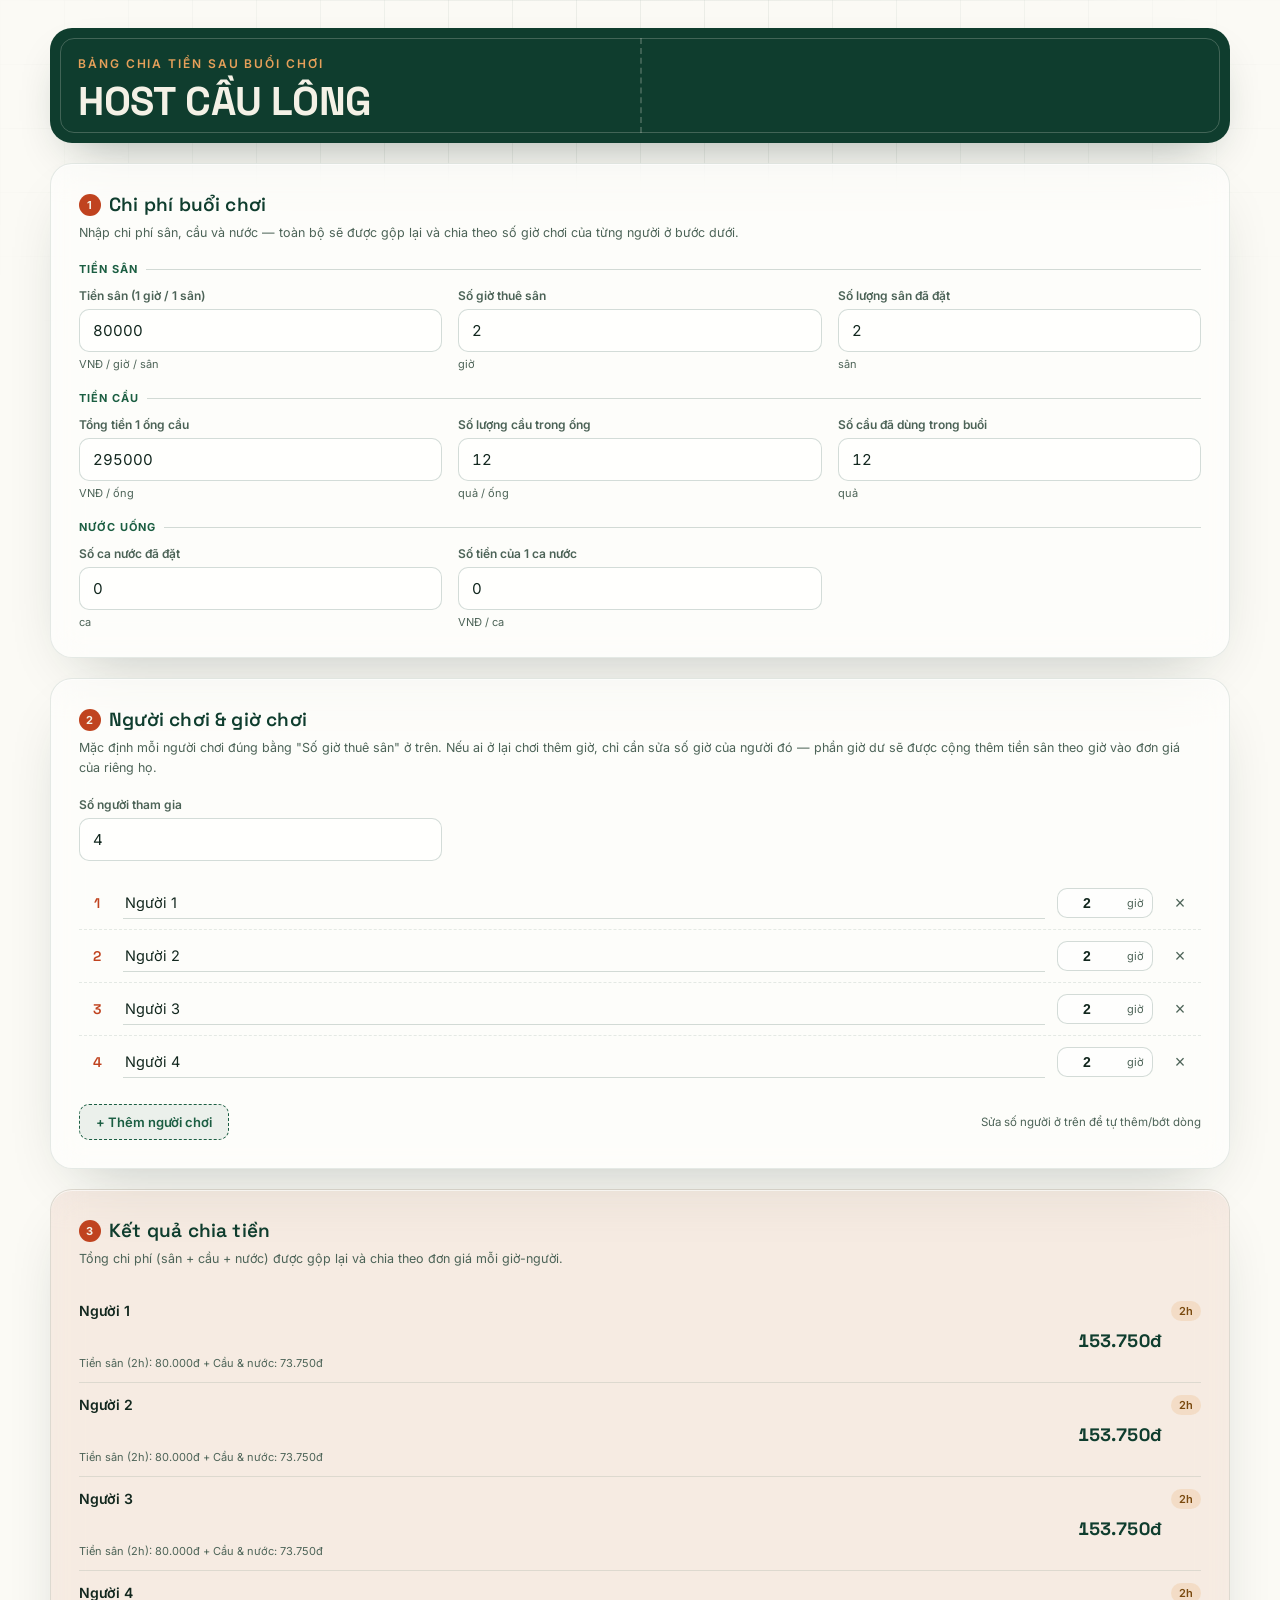
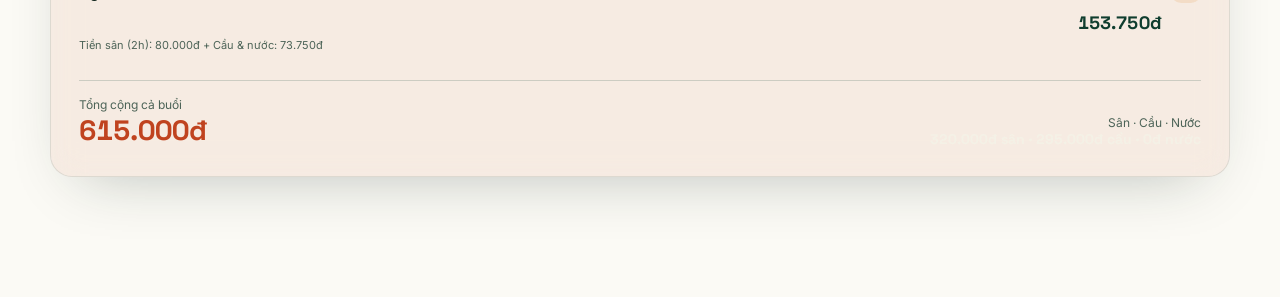
<file: src/badminton-split.html>
<!DOCTYPE html>
<html lang="vi">

<head>
  <meta charset="UTF-8">
  <title>Host Cầu Lông</title>
  <!-- <link rel="shortcut icon" href="./images/coffee-cup.png" type="image/x-icon"> -->
  <link rel="stylesheet" href="style.css">
</head>

<body>
  <div class="wrap">

    <div class="scoreboard">
      <p class="eyebrow">Bảng chia tiền sau buổi chơi</p>
      <h1>HOST CẦU LÔNG</h1>
      <!-- <p class="sub">Nhập chi phí sân & cầu, thêm người chơi và số giờ mỗi người ở lại sân — hệ thống tự tính phần ai
        người nấy trả, kể cả khi có người chơi 2 tiếng, có người chơi 3 tiếng.</p> -->
    </div>

    <div class="card">
      <h2><span class="num">1</span>Chi phí buổi chơi</h2>
      <p class="hint">Nhập chi phí sân, cầu và nước — toàn bộ sẽ được gộp lại và chia theo số giờ chơi của từng người ở
        bước dưới.</p>

      <div class="group-title">Tiền sân</div>
      <div class="grid">
        <div class="field">
          <label for="courtFee">Tiền sân (1 giờ / 1 sân)</label>
          <input type="number" id="courtFee" min="0" value="80000" inputmode="numeric">
          <div class="unit">VNĐ / giờ / sân</div>
        </div>
        <div class="field">
          <label for="courtHours">Số giờ thuê sân</label>
          <input type="number" id="courtHours" min="0" step="0.5" value="2" inputmode="decimal">
          <div class="unit">giờ</div>
        </div>
        <div class="field">
          <label for="numCourts">Số lượng sân đã đặt</label>
          <input type="number" id="numCourts" min="1" value="2" inputmode="numeric">
          <div class="unit">sân</div>
        </div>
      </div>

      <div class="group-title">Tiền cầu</div>
      <div class="grid">
        <div class="field">
          <label for="tubePrice">Tổng tiền 1 ống cầu</label>
          <input type="number" id="tubePrice" min="0" value="295000" inputmode="numeric">
          <div class="unit">VNĐ / ống</div>
        </div>
        <div class="field">
          <label for="shuttlesPerTube">Số lượng cầu trong ống</label>
          <input type="number" id="shuttlesPerTube" min="1" value="12" inputmode="numeric">
          <div class="unit">quả / ống</div>
        </div>
        <div class="field">
          <label for="shuttlesUsed">Số cầu đã dùng trong buổi</label>
          <input type="number" id="shuttlesUsed" min="0" value="12" inputmode="numeric">
          <div class="unit">quả</div>
        </div>
      </div>

      <div class="group-title">Nước uống</div>
      <div class="grid">
        <div class="field">
          <label for="waterCups">Số ca nước đã đặt</label>
          <input type="number" id="waterCups" min="0" value="0" inputmode="numeric">
          <div class="unit">ca</div>
        </div>
        <div class="field">
          <label for="waterPrice">Số tiền của 1 ca nước</label>
          <input type="number" id="waterPrice" min="0" value="0" inputmode="numeric">
          <div class="unit">VNĐ / ca</div>
        </div>
      </div>
    </div>

    <div class="card">
      <h2><span class="num">2</span>Người chơi & giờ chơi</h2>
      <p class="hint">Mặc định mỗi người chơi đúng bằng "Số giờ thuê sân" ở trên. Nếu ai ở lại chơi thêm giờ, chỉ cần
        sửa số giờ của người đó — phần giờ dư sẽ được cộng thêm tiền sân theo giờ vào đơn giá của riêng họ.</p>
      <div class="grid">
        <div class="field">
          <label for="numPlayers">Số người tham gia</label>
          <input type="number" id="numPlayers" min="1" value="4" inputmode="numeric">
        </div>
      </div>

      <div class="players" id="playersList" style="margin-top:16px;"></div>

      <div class="row-actions">
        <button class="add-btn" id="addPlayerBtn" type="button">+ Thêm người chơi</button>
        <span class="sync-note">Sửa số người ở trên để tự thêm/bớt dòng</span>
      </div>
    </div>

    <div class="card results-card">
      <h2><span class="num">3</span>Kết quả chia tiền</h2>
      <p class="hint">Tổng chi phí (sân + cầu + nước) được gộp lại và chia theo đơn giá mỗi giờ-người.</p>
      <div id="resultsList"></div>
      <div class="totals-strip">
        <div>
          <div class="lbl">Tổng cộng cả buổi</div>
          <div class="val" id="grandTotal">0đ</div>
        </div>
        <div style="text-align:right">
          <div class="lbl">Sân · Cầu · Nước</div>
          <div class="val" id="grandTotalSplit" style="font-size:14px;color:var(--court-line);">—</div>
        </div>
      </div>
      <!-- <div class="footnote">
        <b>Cách tính:</b> Đơn giá cơ bản = (Tổng tiền sân + Tổng tiền cầu + Tổng tiền nước) ÷ Số người tham gia — ai
        chơi đúng số giờ thuê sân thì trả đúng phần này. Với những giờ chơi thêm (ví dụ 3 giờ thay vì 2 giờ), tiền thuê
        sân phát sinh của giờ thêm đó (Tiền sân 1 giờ/1 sân × số sân) được <b>chia đều cho những người cùng ở lại chơi
          thêm giờ đó</b>, rồi cộng vào phần của riêng họ — không phải mỗi người tự gánh nguyên giá giờ thêm.
      </div> -->
    </div>

  </div>

  <script src="script.js"></script>
</body>

</html>
</file>
<file: src/style.css>
/* =========================================================================
   DESIGN TOKENS — using the requested palette
   Color   court-dark #0F3D2E · court-mid #1B5E42 · court-line #F4F1E6
           cork #C0431F · cork-soft #E6A05A · ink #12271E · ink-soft #4C6357
           paper #FBFAF5 · divider rgba(15,61,46,.18)
   Type    Display: 'Space Grotesk' (headings, totals, tabular figures)
           Body:    'Inter' (labels, inputs, copy)
   Layout  2-col on desktop: main input column + sticky results sidebar.
           Single column on mobile with a floating total bar.
   Signature: a solid court-dark scoreboard header, with frosted paper-glass
           panels floating on a cream backdrop — flat colors, no gradients.
   ========================================================================= */

@import url('https://fonts.googleapis.com/css2?family=Space+Grotesk:wght@500;600;700&family=Inter:wght@400;500;600;700&display=swap');

:root{
  --court-dark:#0F3D2E;
  --court-mid:#1B5E42;
  --court-line:#F4F1E6;
  --cork:#C0431F;
  --cork-soft:#E6A05A;
  --ink:#12271E;
  --ink-soft:#4C6357;
  --paper:#FBFAF5;
  --divider: rgba(15, 61, 46, 0.18);

  /* derived, used for glass fills/tints (same hues, just translucent) */
  --glass-fill: rgba(255,255,255,0.55);
  --glass-fill-strong: rgba(255,255,255,0.72);
  --glass-border: rgba(15,61,46,0.16);
  --glass-border-soft: rgba(15,61,46,0.10);
  --cork-tint: rgba(192,67,31,0.08);
  --court-tint: rgba(27,94,66,0.08);
  --gold-tint: rgba(230,160,90,0.20);

  /* --- spacing scale (for future sections) --- */
  --sp-1:4px; --sp-2:8px; --sp-3:12px; --sp-4:16px;
  --sp-5:20px; --sp-6:28px; --sp-7:40px;

  /* --- radii / blur, reused by every glass surface --- */
  --radius-lg:22px;
  --radius-md:16px;
  --radius-sm:10px;
  --blur:16px;

  --display-font:'Space Grotesk', sans-serif;
  --body-font:'Inter', sans-serif;
}

*{ box-sizing:border-box; }

html{ scroll-behavior:smooth; }

body{
  margin:0;
  min-height:100vh;
  background:var(--paper);
  color:var(--ink);
  font-family:var(--body-font);
  padding:var(--sp-6) var(--sp-4) 120px;
  position:relative;
  overflow-x:hidden;
}

/* ---------- Signature backdrop: flat paper + faint court-line grid ---------- */
body::after{
  content:"";
  position:fixed;
  inset:0;
  z-index:0;
  pointer-events:none;
  opacity:0.6;
  background-image:
    linear-gradient(var(--divider) 1px, transparent 1px),
    linear-gradient(90deg, var(--divider) 1px, transparent 1px);
  background-size:64px 64px;
  mask-image:radial-gradient(ellipse 80% 60% at 50% 15%, black 25%, transparent 70%);
  opacity:0.35;
}

.wrap, .app-shell{ position:relative; z-index:1; }

.wrap{
  max-width:1180px;
  margin:0 auto;
}

/* ---------- Reusable glass surface (use for any future panel) ---------- */
.glass-panel{
  background:var(--glass-fill);
  border:1px solid var(--glass-border);
  border-radius:var(--radius-lg);
  backdrop-filter:blur(var(--blur)) saturate(140%);
  -webkit-backdrop-filter:blur(var(--blur)) saturate(140%);
  box-shadow:
    0 1px 0 rgba(255,255,255,0.6) inset,
    0 20px 50px -24px rgba(15,39,30,0.25);
}

/* ---------- Header / scoreboard ---------- */
.scoreboard{
  background:var(--court-dark);
  color:var(--court-line);
  border-radius:var(--radius-lg);
  padding:var(--sp-6) var(--sp-6) var(--sp-5);
  position:relative;
  overflow:hidden;
  box-shadow:0 20px 50px -24px rgba(15,39,30,0.45);
}
.scoreboard::before{
  content:"";
  position:absolute;
  inset:10px;
  border:1px solid rgba(244,241,230,0.22);
  border-radius:14px;
  pointer-events:none;
}
.scoreboard::after{
  content:"";
  position:absolute;
  left:50%; top:10px; bottom:10px;
  width:0;
  border-left:2px dashed rgba(244,241,230,0.20);
}
.eyebrow{
  font-size:12px;
  letter-spacing:.16em;
  text-transform:uppercase;
  color:var(--cork-soft);
  font-weight:600;
  margin:0 0 10px;
  font-family:var(--body-font);
}
h1{
  font-family:var(--display-font);
  font-weight:700;
  font-size:clamp(28px, 4vw, 40px);
  letter-spacing:-0.01em;
  margin:0;
  line-height:1.05;
}
.sub{
  margin:10px 0 0;
  font-size:13.5px;
  color:rgba(244,241,230,0.75);
  max-width:520px;
  line-height:1.5;
}

/* ---------- Two-column layout: inputs + sticky results ---------- */
.layout{
  display:grid;
  grid-template-columns:1.55fr 1fr;
  gap:var(--sp-5);
  align-items:start;
  margin-top:var(--sp-5);
}
.main-col, .summary-col{ min-width:0; }
.summary-col{ position:sticky; top:var(--sp-5); }

@media(max-width:880px){
  .layout{ grid-template-columns:1fr; }
  .summary-col{ position:static; }
}

/* ---------- Cards ---------- */
.card{
  background:var(--glass-fill);
  border:1px solid var(--glass-border-soft);
  border-radius:var(--radius-lg);
  backdrop-filter:blur(var(--blur)) saturate(140%);
  -webkit-backdrop-filter:blur(var(--blur)) saturate(140%);
  box-shadow:0 1px 0 rgba(255,255,255,0.6) inset, 0 24px 60px -30px rgba(15,39,30,0.30);
  padding:var(--sp-6);
  margin-top:var(--sp-5);
}
.main-col .card:first-child{ margin-top:0; }

.card h2{
  font-family:var(--display-font);
  font-weight:600;
  font-size:19px;
  letter-spacing:0.01em;
  margin:0 0 6px;
  color:var(--court-dark);
  display:flex;
  align-items:center;
  gap:var(--sp-2);
}
.card h2 .num{
  font-family:var(--body-font);
  font-size:11px;
  font-weight:700;
  background:var(--cork);
  color:var(--court-line);
  border-radius:999px;
  width:22px;height:22px;
  display:inline-flex;align-items:center;justify-content:center;
}

.card p.hint{
  margin:0 0 var(--sp-5);
  font-size:12.5px;
  color:var(--ink-soft);
  line-height:1.55;
}

/* ---------- Tabs (used to switch between input sections) ---------- */
.tab-card{ padding-top:var(--sp-5); }
.tabs{
  display:flex;
  gap:4px;
  padding:4px;
  width:fit-content;
  max-width:100%;
  background:rgba(255,255,255,0.4);
  border:1px solid var(--glass-border-soft);
  border-radius:999px;
  margin-bottom:var(--sp-5);
  overflow-x:auto;
  -webkit-overflow-scrolling:touch;
  scrollbar-width:none;
}
.tabs::-webkit-scrollbar{ display:none; }
.tab-btn{
  display:flex;
  align-items:center;
  gap:8px;
  border:none;
  background:transparent;
  padding:9px 18px;
  border-radius:999px;
  font-family:var(--body-font);
  font-weight:600;
  font-size:13.5px;
  color:var(--ink-soft);
  cursor:pointer;
  white-space:nowrap;
  flex:0 0 auto;
  transition:background .15s, color .15s;
}
.tab-btn .num{
  font-family:var(--body-font);
  font-size:11px;
  font-weight:700;
  background:rgba(15,61,46,0.12);
  color:var(--court-mid);
  border-radius:999px;
  width:20px;height:20px;
  flex:0 0 20px;
  display:inline-flex;align-items:center;justify-content:center;
  transition:background .15s, color .15s;
}
.tab-btn.active{
  background:var(--court-dark);
  color:var(--court-line);
}
.tab-btn.active .num{
  background:var(--cork);
  color:var(--court-line);
}
.tab-btn:not(.active):hover{ color:var(--court-dark); }

@media(max-width:640px){
  .tabs{
    width:calc(100% + var(--sp-4) * 2);
    margin-left:calc(var(--sp-4) * -1);
    margin-right:calc(var(--sp-4) * -1);
    padding-left:var(--sp-4);
    padding-right:var(--sp-4);
    border-radius:0;
    background:transparent;
    border:none;
    border-bottom:1px solid var(--glass-border-soft);
  }
  .tab-btn{ font-size:12.5px; padding:8px 14px; }
}

@media(max-width:520px){
  .card{ padding:var(--sp-4); }
  .tab-card{ padding-top:var(--sp-4); }
}

.group-title{
  font-size:11px;
  font-weight:700;
  letter-spacing:.09em;
  text-transform:uppercase;
  color:var(--court-mid);
  margin:var(--sp-5) 0 var(--sp-3);
  display:flex;
  align-items:center;
  gap:var(--sp-2);
}
.group-title:first-of-type{ margin-top:0; }
.group-title::after{
  content:"";
  flex:1;
  height:1px;
  background:var(--divider);
}

/* A "chip" wraps each expense group so adding new categories later is just
   copying one of these blocks. */
.field-chip{
  background:rgba(255,255,255,0.35);
  border:1px solid var(--glass-border-soft);
  border-radius:var(--radius-md);
  padding:var(--sp-4);
  margin-bottom:var(--sp-2);
}

.grid{
  display:grid;
  grid-template-columns:repeat(3, 1fr);
  gap:var(--sp-4);
}
@media(max-width:640px){ .grid{ grid-template-columns:1fr 1fr; } }
@media(max-width:420px){ .grid{ grid-template-columns:1fr; } }

label{
  display:block;
  font-size:12px;
  font-weight:600;
  color:var(--ink-soft);
  margin-bottom:6px;
}
.field input{
  width:100%;
  border:1px solid var(--divider);
  background:rgba(255,255,255,0.65);
  border-radius:var(--radius-sm);
  padding:11px 13px;
  font-size:15px;
  font-family:var(--body-font);
  font-variant-numeric:tabular-nums;
  color:var(--ink);
  outline:none;
  transition:border-color .15s, background .15s, box-shadow .15s;
}
.field input::placeholder{ color:var(--ink-soft); opacity:0.55; }
.field input:focus{
  border-color:var(--court-mid);
  background:#fff;
  box-shadow:0 0 0 3px var(--court-tint);
}
.field .unit{ font-size:11px; color:var(--ink-soft); margin-top:5px; }

.field select{
  width:100%;
  border:1px solid var(--divider);
  background:rgba(255,255,255,0.65);
  border-radius:var(--radius-sm);
  padding:11px 13px;
  font-size:15px;
  font-family:var(--body-font);
  color:var(--ink);
  outline:none;
  cursor:pointer;
  transition:border-color .15s, background .15s, box-shadow .15s;
}
.field select:focus{
  border-color:var(--court-mid);
  background:#fff;
  box-shadow:0 0 0 3px var(--court-tint);
}

/* ---------- Skill ranking & pairing ---------- */
.rating-header{
  display:grid;
  grid-template-columns:1fr 64px 64px 32px;
  gap:var(--sp-3);
  padding:0 4px 6px;
  margin-top:var(--sp-4);
  font-size:11px;
  font-weight:700;
  letter-spacing:.04em;
  text-transform:uppercase;
  color:var(--ink-soft);
}
.ratingPlayers{ margin-top:2px; }
.rating-row{
  display:grid;
  grid-template-columns:1fr 64px 64px 32px;
  gap:var(--sp-3);
  align-items:center;
  padding:8px 4px;
  border-bottom:1px dashed var(--glass-border-soft);
}
.rating-row:last-child{ border-bottom:none; }
.rating-row input[type=text]{
  border:none;
  border-bottom:1.5px solid var(--divider);
  background:transparent;
  padding:6px 2px;
  font-size:14.5px;
  font-family:var(--body-font);
  color:var(--ink);
  outline:none;
}
.rating-row input[type=text]:focus{ border-color:var(--court-mid); }
.rating-row input[type=number]{
  width:100%;
  border:1px solid var(--divider);
  background:rgba(255,255,255,0.5);
  border-radius:var(--radius-sm);
  padding:6px 4px;
  font-size:14px;
  font-weight:600;
  text-align:center;
  color:var(--ink);
  outline:none;
  font-variant-numeric:tabular-nums;
}
.rating-row input[type=number]:focus{ border-color:var(--court-mid); }
.rating-row .remove-btn{ justify-self:center; }

.rating-empty{
  font-size:12.5px;
  color:var(--ink-soft);
  padding:var(--sp-2) 2px;
}
.rating-table{
  width:100%;
  border-collapse:collapse;
  font-size:13px;
}
.rating-table th{
  text-align:left;
  font-size:10.5px;
  font-weight:700;
  letter-spacing:.04em;
  text-transform:uppercase;
  color:var(--ink-soft);
  padding:0 6px 8px;
}
.rating-table td{
  padding:9px 6px;
  border-top:1px solid var(--glass-border-soft);
  color:var(--ink);
}
.rating-table td:nth-child(3), .rating-table th:nth-child(3),
.rating-table td:nth-child(4), .rating-table th:nth-child(4),
.rating-table td:nth-child(5), .rating-table th:nth-child(5){
  text-align:center;
}
.tier-badge{
  display:inline-block;
  padding:3px 10px;
  border-radius:999px;
  font-size:11.5px;
  font-weight:700;
  white-space:nowrap;
}

.match-card{
  background:rgba(255,255,255,0.45);
  border:1px solid var(--glass-border-soft);
  border-radius:var(--radius-md);
  padding:var(--sp-3) var(--sp-4);
  margin-bottom:var(--sp-2);
}
.match-card:last-child{ margin-bottom:0; }
.match-card .match-label{
  font-size:11px;
  font-weight:700;
  letter-spacing:.05em;
  text-transform:uppercase;
  color:var(--court-mid);
  margin-bottom:4px;
}
.match-card .match-sides{
  display:flex;
  align-items:center;
  gap:var(--sp-3);
  font-size:14px;
  font-weight:600;
  color:var(--ink);
}
.match-card .match-vs{
  color:var(--cork);
  font-family:var(--display-font);
  font-weight:700;
  font-size:12px;
}
.match-card .match-side{ flex:1; }
.match-card .match-rating{
  font-size:11px;
  font-weight:500;
  color:var(--ink-soft);
  display:block;
  margin-top:2px;
}
.bye-note{
  font-size:12px;
  color:var(--ink-soft);
  margin-top:var(--sp-2);
}

@media(max-width:520px){
  .rating-header, .rating-row{ grid-template-columns:1fr 52px 52px 28px; gap:var(--sp-2); }
}

/* ---------- QR transfer frame ---------- */
.qr-frame{
  margin-top:var(--sp-2);
  display:flex;
  justify-content:center;
  padding:var(--sp-6);
  background:#fff;
  border:1px solid var(--divider);
  border-radius:var(--radius-lg);
}
.qr-frame img{
  width:240px;
  height:240px;
  max-width:70vw;
  object-fit:contain;
  border-radius:var(--radius-sm);
  background:#fff;
}

/* ---------- Players table ---------- */
.players{ margin-top:var(--sp-1); }
.player-row{
  display:grid;
  grid-template-columns:28px 1fr 96px 32px;
  gap:var(--sp-3);
  align-items:center;
  padding:10px 4px;
  border-bottom:1px dashed var(--glass-border-soft);
}
.player-row:last-child{ border-bottom:none; }
.shuttle-idx{
  font-family:var(--display-font);
  color:var(--cork);
  font-size:14px;
  font-weight:600;
  text-align:center;
}
.player-row input[type=text]{
  border:none;
  border-bottom:1.5px solid var(--divider);
  background:transparent;
  padding:7px 2px;
  font-size:14.5px;
  font-family:var(--body-font);
  color:var(--ink);
  outline:none;
  transition:border-color .15s;
}
.player-row input[type=text]:focus{ border-color:var(--court-mid); }
.player-row .hours-wrap{
  display:flex;align-items:center;gap:4px;
  border:1px solid var(--divider);
  background:rgba(255,255,255,0.5);
  border-radius:var(--radius-sm);
  padding:5px 8px;
}
.player-row .hours-wrap input{
  width:100%;
  border:none;background:transparent;
  text-align:center;font-size:14px;font-weight:600;outline:none;
  color:var(--ink);
  font-variant-numeric:tabular-nums;
}
.player-row .hours-wrap span{ font-size:11px; color:var(--ink-soft); white-space:nowrap; }
.remove-btn{
  border:none;background:none;color:var(--ink-soft);
  font-size:18px;cursor:pointer;line-height:1;
  border-radius:var(--radius-sm);width:30px;height:30px;
  transition:background .15s, color .15s;
}
.remove-btn:hover{ background:var(--cork-tint); color:var(--cork); }

.row-actions{
  display:flex;justify-content:space-between;align-items:center;
  margin-top:var(--sp-4);
  gap:var(--sp-3);
  flex-wrap:wrap;
}
.add-btn{
  border:1px dashed var(--court-mid);
  color:var(--court-mid);
  background:var(--court-tint);
  border-radius:var(--radius-sm);
  padding:9px 16px;
  font-size:13px;font-weight:600;
  cursor:pointer;
  font-family:var(--body-font);
  transition:background .15s;
}
.add-btn:hover{ background:rgba(27,94,66,0.16); }
.sync-note{ font-size:11.5px; color:var(--ink-soft); }

/* ---------- Results ---------- */
.results-card{
  background:var(--cork-tint);
}
.results-card h2{ color:var(--court-dark); }
.results-card p.hint{ color:var(--ink-soft); }

.result-row{
  display:grid;
  grid-template-columns:1fr auto;
  gap:8px 10px;
  align-items:center;
  padding:12px 0;
  border-bottom:1px solid var(--glass-border-soft);
  font-size:14px;
}
.result-row:last-child{ border-bottom:none; }
.result-row .name{ font-weight:600; display:flex; align-items:center; gap:8px; color:var(--ink); }
.result-row .hrs{
  font-size:11px;
  background:var(--gold-tint);
  border-radius:999px;
  padding:3px 8px;
  color:#7A4A0F;
  font-weight:600;
}
.result-row .amount{
  text-align:right;
  font-family:var(--display-font);
  font-weight:700;
  font-size:18px;
  letter-spacing:0.01em;
  font-variant-numeric:tabular-nums;
  color:var(--court-dark);
}
.result-row .breakdown{
  grid-column:1 / -1;
  font-size:11px;
  color:var(--ink-soft);
  margin-top:-4px;
}

.totals-strip{
  margin-top:var(--sp-4);
  padding-top:var(--sp-4);
  border-top:1px solid var(--divider);
  display:flex;
  justify-content:space-between;
  align-items:flex-end;
  gap:var(--sp-3);
  flex-wrap:wrap;
}
.totals-strip .lbl{ font-size:12px; color:var(--ink-soft); }
.totals-strip .val{
  font-family:var(--display-font);
  font-weight:700;
  font-size:28px;
  color:var(--cork);
  font-variant-numeric:tabular-nums;
}

.footnote{
  margin-top:var(--sp-4);
  font-size:11.5px;
  color:var(--ink-soft);
  line-height:1.55;
}
.footnote b{ color:var(--ink); }

/* ---------- Mobile floating total bar ---------- */
.mobile-summary-bar{
  display:none;
}
@media(max-width:880px){
  .mobile-summary-bar{
    display:flex;
    position:fixed;
    left:50%;
    bottom:18px;
    transform:translateX(-50%);
    width:calc(100% - 32px);
    max-width:480px;
    z-index:20;
    align-items:center;
    justify-content:space-between;
    padding:14px 18px;
    background:var(--court-dark);
    border:1px solid rgba(244,241,230,0.18);
    border-radius:999px;
    box-shadow:0 16px 40px -16px rgba(15,39,30,0.5);
  }
  .mobile-summary-bar .msb-label{ font-size:11px; color:rgba(244,241,230,0.7); }
  .mobile-summary-bar .msb-amount{
    font-family:var(--display-font);
    font-weight:700;
    font-size:18px;
    color:var(--cork-soft);
    font-variant-numeric:tabular-nums;
  }
  .mobile-summary-bar button{
    border:none;
    background:var(--cork);
    color:var(--court-line);
    font-weight:700;
    font-size:12.5px;
    font-family:var(--body-font);
    padding:9px 16px;
    border-radius:999px;
    cursor:pointer;
  }
}

/* ---------- Reduced motion ---------- */
@media (prefers-reduced-motion: reduce){
  html{ scroll-behavior:auto; }
  *{ transition:none !important; }
}

/* ---------- Focus visibility ---------- */
input:focus-visible, button:focus-visible{
  outline:2px solid var(--court-mid);
  outline-offset:2px;
}
</file>
